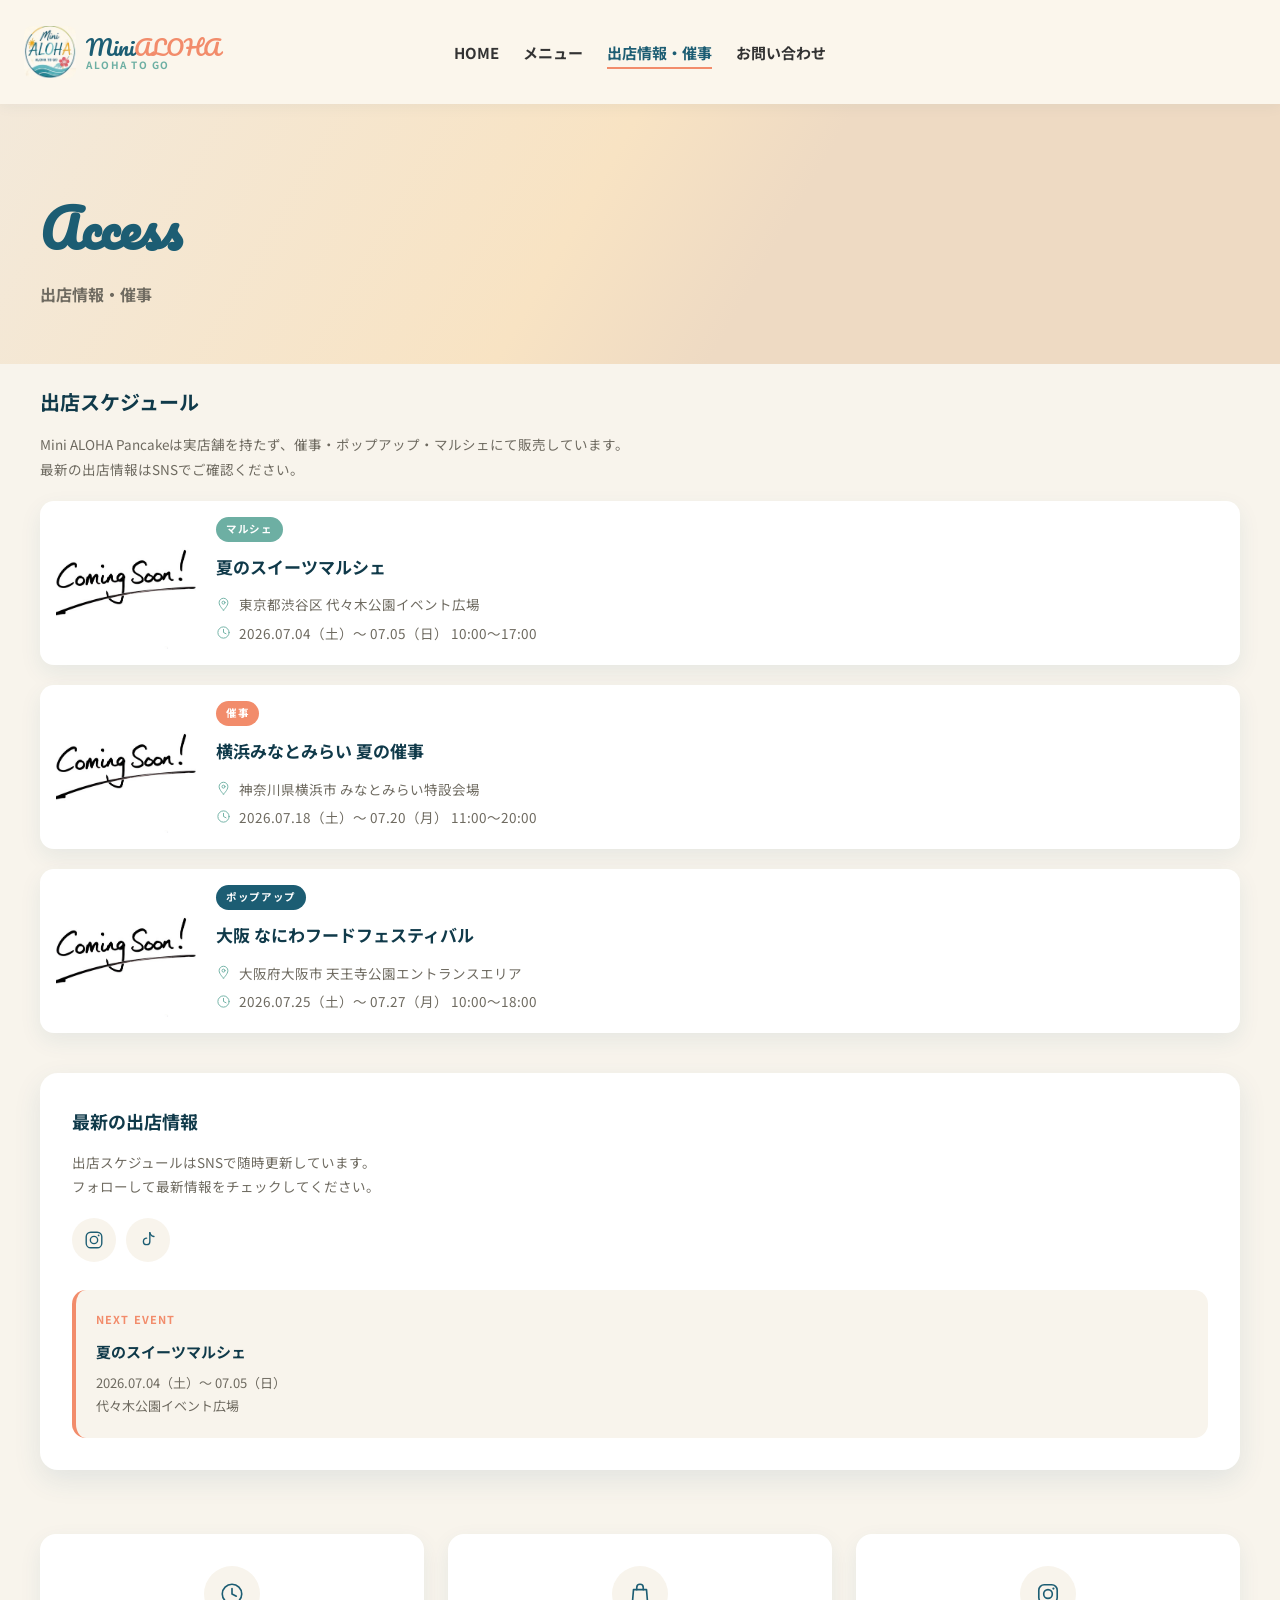
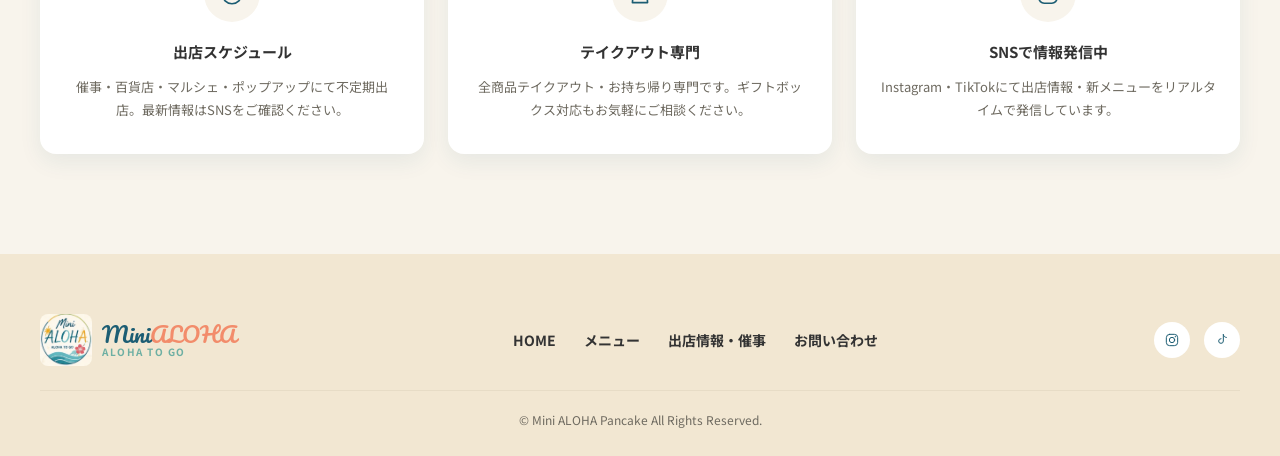
<file: access.html>
<!DOCTYPE html>
<html lang="ja">
<head>
  <meta charset="UTF-8">
  <meta name="viewport" content="width=device-width, initial-scale=1.0">
  <meta name="description" content="Mini ALOHA Pancakeの出店情報。催事・ポップアップ・マルシェでお会いしましょう。最新の出店スケジュールをご確認ください。">
  <meta property="og:title" content="Access 出店情報・催事 | Mini ALOHA Pancake">
  <meta property="og:type" content="website">
  <title>Access 出店情報・催事 | Mini ALOHA Pancake</title>
  <link rel="preconnect" href="https://fonts.googleapis.com">
  <link rel="preconnect" href="https://fonts.gstatic.com" crossorigin>
  <link href="https://fonts.googleapis.com/css2?family=Pacifico&family=Noto+Sans+JP:wght@300;400;500;700&family=Noto+Serif+JP:wght@400;500;600;700&display=swap" rel="stylesheet">
  <link rel="stylesheet" href="https://unpkg.com/aos@2.3.4/dist/aos.css">
  <link rel="stylesheet" href="css/style.css">
  <link rel="stylesheet" href="css/animation.css">
  <link rel="stylesheet" href="css/responsive.css">
</head>
<body>

<!-- Icon Sprite -->
<svg style="display:none" aria-hidden="true">
  <symbol id="icon-shell" viewBox="0 0 24 24"><circle cx="12" cy="12" r="9.25"/><path d="M6 13c1.2-1.6 2.4-1.6 3.6 0s2.4 1.6 3.6 0 2.4-1.6 3.6 0"/><path d="M6 9.5c1.2-1.4 2.4-1.4 3.6 0s2.4 1.4 3.6 0 2.4-1.4 3.6 0"/></symbol>
  <symbol id="icon-pin" viewBox="0 0 24 24"><path d="M12 21s7-6.5 7-12a7 7 0 1 0-14 0c0 5.5 7 12 7 12Z"/><circle cx="12" cy="9" r="2.4"/></symbol>
  <symbol id="icon-clock" viewBox="0 0 24 24"><circle cx="12" cy="12" r="9"/><path d="M12 7v5l4 2"/></symbol>
  <symbol id="icon-bag" viewBox="0 0 24 24"><path d="M6 8h12l1 12H5L6 8Z"/><path d="M9 8V6a3 3 0 0 1 6 0v2"/></symbol>
  <symbol id="icon-instagram" viewBox="0 0 24 24"><rect x="3.5" y="3.5" width="17" height="17" rx="5"/><circle cx="12" cy="12" r="4"/><circle cx="17" cy="7" r="1" fill="currentColor" stroke="none"/></symbol>
  <symbol id="icon-tiktok" viewBox="0 0 24 24"><path d="M14 4v9.5a3.5 3.5 0 1 1-3.5-3.5"/><path d="M14 4c.5 2.5 2.3 4 4.5 4.2"/></symbol>
</svg>

<!-- Header -->
<header class="header" id="header">
  <div class="header__inner">
    <a href="index.html" class="header__logo">
      <img src="img/common/logo.jpg" class="header__logo-img" alt="Mini ALOHA">
      <span class="header__logo-text">
        <span class="header__logo-main">Mini<span>ALOHA</span></span>
        <span class="header__logo-sub">ALOHA TO GO</span>
      </span>
    </a>
    <nav class="header__nav" aria-label="グローバルナビゲーション">
      <ul class="header__nav-list">
        <li><a href="index.html"   class="header__nav-link">HOME</a></li>
        <li><a href="menu.html"    class="header__nav-link">メニュー</a></li>
        <li><a href="access.html"  class="header__nav-link is-active">出店情報・催事</a></li>
        <li><a href="contact.html" class="header__nav-link">お問い合わせ</a></li>
      </ul>
    </nav>
    <button type="button" class="header__hamburger" id="hamburger" aria-label="メニューを開く" aria-expanded="false">
      <span></span><span></span><span></span>
    </button>
  </div>
</header>

<div class="mobile-nav__overlay" id="mobileNavOverlay"></div>
<nav class="mobile-nav" id="mobileNav" aria-label="モバイルナビゲーション">
  <ul class="mobile-nav__list">
    <li><a href="index.html"   class="mobile-nav__link">HOME</a></li>
    <li><a href="menu.html"    class="mobile-nav__link">メニュー</a></li>
    <li><a href="access.html"  class="mobile-nav__link">出店情報・催事</a></li>
    <li><a href="contact.html" class="mobile-nav__link">お問い合わせ</a></li>
  </ul>
</nav>

<main>

  <!-- Page Hero -->
  <section class="page-hero">
    <div class="page-hero__inner" data-aos="fade-up">
      <p class="page-hero__eyebrow"></p>
      <h1 class="page-hero__title">Access</h1>
      <p class="page-hero__sub">出店情報・催事</p>
    </div>
  </section>

  <!-- Access Page -->
  <section class="access-page">
    <div class="access-page__head">
      <h2 class="store-list__title" data-aos="fade-up">出店スケジュール</h2>
      <p class="store-list__desc" data-aos="fade-up">Mini ALOHA Pancakeは実店舗を持たず、催事・ポップアップ・マルシェにて販売しています。<br>最新の出店情報はSNSでご確認ください。</p>
    </div>
    <div class="access-page__layout">

      <!-- 出店情報リスト -->
      <div class="store-list" data-aos="fade-up">
        <ul>
          <li class="store-item">
            <div class="store-item__image"></div>
            <div class="store-item__body">
              <div class="store-item__tags">
                <span class="store-item__tag store-item__tag--market">マルシェ</span>
              </div>
              <h3 class="store-item__name">夏のスイーツマルシェ</h3>
              <p class="store-item__row"><svg class="icon"><use href="#icon-pin"></use></svg>東京都渋谷区 代々木公園イベント広場</p>
              <p class="store-item__row"><svg class="icon"><use href="#icon-clock"></use></svg>2026.07.04（土）〜 07.05（日）  10:00〜17:00</p>
            </div>
          </li>
          <li class="store-item">
            <div class="store-item__image"></div>
            <div class="store-item__body">
              <div class="store-item__tags">
                <span class="store-item__tag store-item__tag--event">催事</span>
              </div>
              <h3 class="store-item__name">横浜みなとみらい 夏の催事</h3>
              <p class="store-item__row"><svg class="icon"><use href="#icon-pin"></use></svg>神奈川県横浜市 みなとみらい特設会場</p>
              <p class="store-item__row"><svg class="icon"><use href="#icon-clock"></use></svg>2026.07.18（土）〜 07.20（月）  11:00〜20:00</p>
            </div>
          </li>
          <li class="store-item">
            <div class="store-item__image"></div>
            <div class="store-item__body">
              <div class="store-item__tags">
                <span class="store-item__tag">ポップアップ</span>
              </div>
              <h3 class="store-item__name">大阪 なにわフードフェスティバル</h3>
              <p class="store-item__row"><svg class="icon"><use href="#icon-pin"></use></svg>大阪府大阪市 天王寺公園エントランスエリア</p>
              <p class="store-item__row"><svg class="icon"><use href="#icon-clock"></use></svg>2026.07.25（土）〜 07.27（月）  10:00〜18:00</p>
            </div>
          </li>
        </ul>
      </div>

      <!-- SNS・次回出店パネル -->
      <div class="event-notice" data-aos="fade-up" data-aos-delay="150">
        <h2 class="event-notice__title">最新の出店情報</h2>
        <p class="event-notice__desc">出店スケジュールはSNSで随時更新しています。<br>フォローして最新情報をチェックしてください。</p>
        <div class="event-notice__sns">
          <a href="#" class="event-notice__sns-link" aria-label="Instagram"><svg class="icon"><use href="#icon-instagram"></use></svg></a>
          <a href="#" class="event-notice__sns-link" aria-label="TikTok"><svg class="icon"><use href="#icon-tiktok"></use></svg></a>
        </div>
        <div class="event-notice__next">
          <p class="event-notice__next-label">Next Event</p>
          <p class="event-notice__next-name">夏のスイーツマルシェ</p>
          <p class="event-notice__next-date">2026.07.04（土）〜 07.05（日）<br>代々木公園イベント広場</p>
        </div>
      </div>

    </div>

    <!-- インフォカード -->
    <div class="access-info" data-aos="fade-up">
      <div class="access-info__card">
        <span class="access-info__icon"><svg class="icon"><use href="#icon-clock"></use></svg></span>
        <h3>出店スケジュール</h3>
        <p>催事・百貨店・マルシェ・ポップアップにて不定期出店。最新情報はSNSをご確認ください。</p>
      </div>
      <div class="access-info__card">
        <span class="access-info__icon"><svg class="icon"><use href="#icon-bag"></use></svg></span>
        <h3>テイクアウト専門</h3>
        <p>全商品テイクアウト・お持ち帰り専門です。ギフトボックス対応もお気軽にご相談ください。</p>
      </div>
      <div class="access-info__card">
        <span class="access-info__icon"><svg class="icon"><use href="#icon-instagram"></use></svg></span>
        <h3>SNSで情報発信中</h3>
        <p>Instagram・TikTokにて出店情報・新メニューをリアルタイムで発信しています。</p>
      </div>
    </div>
  </section>

</main>

<!-- Footer -->
<footer class="footer">
  <div class="footer__inner">
    <a href="index.html" class="footer__logo">
      <img src="img/common/logo.jpg" class="header__logo-img" alt="Mini ALOHA">
      <span class="header__logo-text">
        <span class="header__logo-main">Mini<span>ALOHA</span></span>
        <span class="header__logo-sub">ALOHA TO GO</span>
      </span>
    </a>
    <nav class="footer__nav" aria-label="フッターナビゲーション">
      <ul>
        <li><a href="index.html">HOME</a></li>
        <li><a href="menu.html">メニュー</a></li>
        <li><a href="access.html">出店情報・催事</a></li>
        <li><a href="contact.html">お問い合わせ</a></li>
      </ul>
    </nav>
    <div class="footer__sns">
      <a href="#" class="footer__sns-link" aria-label="Instagram"><svg class="icon"><use href="#icon-instagram"></use></svg></a>
      <a href="#" class="footer__sns-link" aria-label="TikTok"><svg class="icon"><use href="#icon-tiktok"></use></svg></a>
    </div>
  </div>
  <p class="footer__copyright">&copy; Mini ALOHA Pancake All Rights Reserved.</p>
</footer>

<script src="https://code.jquery.com/jquery-3.7.1.min.js"></script>
<script src="https://unpkg.com/aos@2.3.4/dist/aos.js"></script>
<script src="js/main.js"></script>
<script src="js/animation.js"></script>
</body>
</html>
</file>
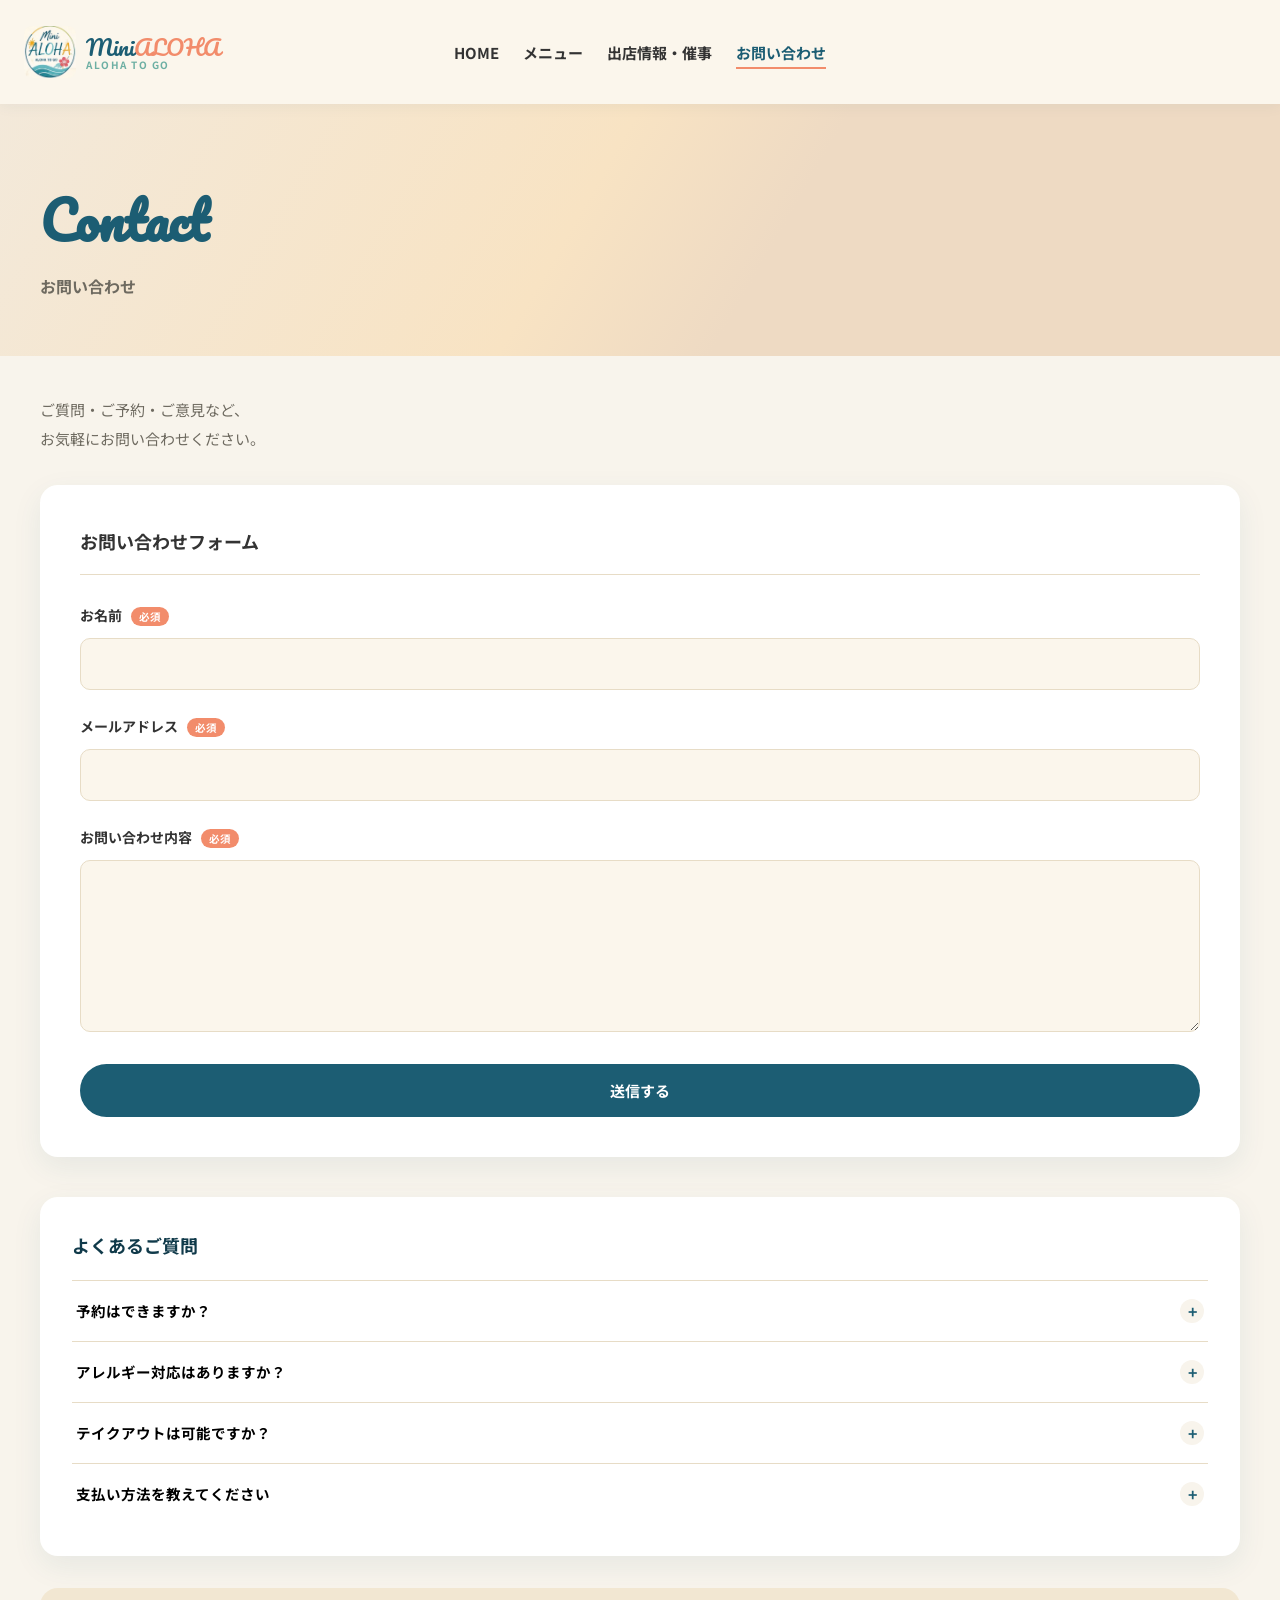
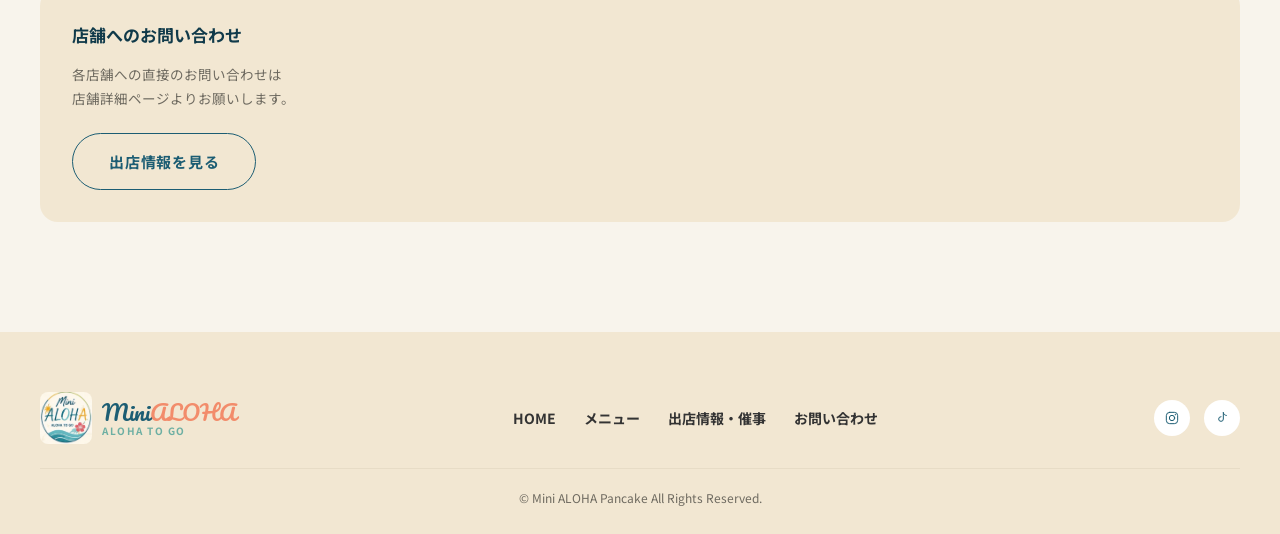
<file: contact.html>
<!DOCTYPE html>
<html lang="ja">
<head>
  <meta charset="UTF-8">
  <meta name="viewport" content="width=device-width, initial-scale=1.0">
  <meta name="description" content="Mini ALOHA Pancakeへのお問い合わせ。ご質問・ご予約・ご意見など、お気軽にお問い合わせください。">
  <meta property="og:title" content="Contact お問い合わせ | Mini ALOHA Pancake">
  <meta property="og:type" content="website">
  <title>Contact お問い合わせ | Mini ALOHA Pancake</title>
  <link rel="preconnect" href="https://fonts.googleapis.com">
  <link rel="preconnect" href="https://fonts.gstatic.com" crossorigin>
  <link href="https://fonts.googleapis.com/css2?family=Pacifico&family=Noto+Sans+JP:wght@300;400;500;700&family=Noto+Serif+JP:wght@400;500;600;700&display=swap" rel="stylesheet">
  <link rel="stylesheet" href="https://unpkg.com/aos@2.3.4/dist/aos.css">
  <link rel="stylesheet" href="css/style.css">
  <link rel="stylesheet" href="css/animation.css">
  <link rel="stylesheet" href="css/responsive.css">
</head>
<body>

<!-- Icon Sprite -->
<svg style="display:none" aria-hidden="true">
  <symbol id="icon-shell" viewBox="0 0 24 24"><circle cx="12" cy="12" r="9.25"/><path d="M6 13c1.2-1.6 2.4-1.6 3.6 0s2.4 1.6 3.6 0 2.4-1.6 3.6 0"/><path d="M6 9.5c1.2-1.4 2.4-1.4 3.6 0s2.4 1.4 3.6 0 2.4-1.4 3.6 0"/></symbol>
  <symbol id="icon-instagram" viewBox="0 0 24 24"><rect x="3.5" y="3.5" width="17" height="17" rx="5"/><circle cx="12" cy="12" r="4"/><circle cx="17" cy="7" r="1" fill="currentColor" stroke="none"/></symbol>
  <symbol id="icon-tiktok" viewBox="0 0 24 24"><path d="M14 4v9.5a3.5 3.5 0 1 1-3.5-3.5"/><path d="M14 4c.5 2.5 2.3 4 4.5 4.2"/></symbol>
</svg>

<!-- Header -->
<header class="header" id="header">
  <div class="header__inner">
    <a href="index.html" class="header__logo">
      <img src="img/common/logo.jpg" class="header__logo-img" alt="Mini ALOHA">
      <span class="header__logo-text">
        <span class="header__logo-main">Mini<span>ALOHA</span></span>
        <span class="header__logo-sub">ALOHA TO GO</span>
      </span>
    </a>
    <nav class="header__nav" aria-label="グローバルナビゲーション">
      <ul class="header__nav-list">
        <li><a href="index.html"   class="header__nav-link">HOME</a></li>
        <li><a href="menu.html"    class="header__nav-link">メニュー</a></li>
        <li><a href="access.html"  class="header__nav-link">出店情報・催事</a></li>
        <li><a href="contact.html" class="header__nav-link is-active">お問い合わせ</a></li>
      </ul>
    </nav>
    <button type="button" class="header__hamburger" id="hamburger" aria-label="メニューを開く" aria-expanded="false">
      <span></span><span></span><span></span>
    </button>
  </div>
</header>

<div class="mobile-nav__overlay" id="mobileNavOverlay"></div>
<nav class="mobile-nav" id="mobileNav" aria-label="モバイルナビゲーション">
  <ul class="mobile-nav__list">
    <li><a href="index.html"   class="mobile-nav__link">HOME</a></li>
    <li><a href="menu.html"    class="mobile-nav__link">メニュー</a></li>
    <li><a href="access.html"  class="mobile-nav__link">出店情報・催事</a></li>
    <li><a href="contact.html" class="mobile-nav__link">お問い合わせ</a></li>
  </ul>
</nav>

<main>

  <!-- Page Hero -->
  <section class="page-hero">
    <div class="page-hero__inner" data-aos="fade-up">
      <h1 class="page-hero__title">Contact</h1>
      <p class="page-hero__sub">お問い合わせ </p>
    </div>
  </section>

  <p class="contact-page__lead" data-aos="fade-up">ご質問・ご予約・ご意見など、<br>お気軽にお問い合わせください。</p>

  <!-- Contact Page -->
  <section class="contact-page">
    <div class="contact-page__layout">
      <form class="contact-form" id="contactForm" data-aos="fade-up" novalidate>
        <h2 class="contact-form__title">お問い合わせフォーム</h2>
        <div class="form-group">
          <label class="form-label" for="name">お名前 <span class="form-required">必須</span></label>
          <input class="form-input" type="text" id="name" name="name" required>
        </div>
        <div class="form-group">
          <label class="form-label" for="email">メールアドレス <span class="form-required">必須</span></label>
          <input class="form-input" type="email" id="email" name="email" required>
        </div>
        <div class="form-group">
          <label class="form-label" for="message">お問い合わせ内容 <span class="form-required">必須</span></label>
          <textarea class="form-textarea" id="message" name="message" rows="6" required></textarea>
        </div>
        <button type="submit" class="form-submit">送信する </button>
      </form>

      <div class="contact-side" data-aos="fade-up" data-aos-delay="150">
        <div class="faq">
          <h2 class="faq__title">よくあるご質問</h2>
          <ul class="faq__list">
            <li class="faq__item">
              <button class="faq__question" type="button">予約はできますか？<span class="faq__icon">+</span></button>
              <div class="faq__answer"><p>一部店舗ではお電話・お問い合わせフォームより事前予約を承っております。詳しくは各店舗にお問い合わせください。</p></div>
            </li>
            <li class="faq__item">
              <button class="faq__question" type="button">アレルギー対応はありますか？<span class="faq__icon">+</span></button>
              <div class="faq__answer"><p>一部メニューでアレルゲンの除去・変更が可能です。ご来店時または事前にスタッフへお申し付けください。</p></div>
            </li>
            <li class="faq__item">
              <button class="faq__question" type="button">テイクアウトは可能ですか？<span class="faq__icon">+</span></button>
              <div class="faq__answer"><p>全店舗でテイクアウトを承っております。ギフトボックスのご用意もございます。</p></div>
            </li>
            <li class="faq__item">
              <button class="faq__question" type="button">支払い方法を教えてください<span class="faq__icon">+</span></button>
              <div class="faq__answer"><p>現金・各種クレジットカード・電子マネー・QRコード決済がご利用いただけます。</p></div>
            </li>
          </ul>
        </div>

        <div class="store-contact">
          <h2 class="store-contact__title">店舗へのお問い合わせ</h2>
          <p class="store-contact__text">各店舗への直接のお問い合わせは<br>店舗詳細ページよりお願いします。</p>
          <a href="access.html" class="btn btn--outline">出店情報を見る</a>
        </div>
      </div>
    </div>
  </section>

</main>

<!-- Footer -->
<footer class="footer">
  <div class="footer__inner">
    <a href="index.html" class="footer__logo">
      <img src="img/common/logo.jpg" class="header__logo-img" alt="Mini ALOHA">
      <span class="header__logo-text">
        <span class="header__logo-main">Mini<span>ALOHA</span></span>
        <span class="header__logo-sub">ALOHA TO GO</span>
      </span>
    </a>
    <nav class="footer__nav" aria-label="フッターナビゲーション">
      <ul>
        <li><a href="index.html">HOME</a></li>
        <li><a href="menu.html">メニュー</a></li>
        <li><a href="access.html">出店情報・催事</a></li>
        <li><a href="contact.html">お問い合わせ</a></li>
      </ul>
    </nav>
    <div class="footer__sns">
      <a href="#" class="footer__sns-link" aria-label="Instagram"><svg class="icon"><use href="#icon-instagram"></use></svg></a>
      <a href="#" class="footer__sns-link" aria-label="TikTok"><svg class="icon"><use href="#icon-tiktok"></use></svg></a>
    </div>
  </div>
  <p class="footer__copyright">&copy; Mini ALOHA Pancake All Rights Reserved.</p>
</footer>

<script src="https://code.jquery.com/jquery-3.7.1.min.js"></script>
<script src="https://unpkg.com/aos@2.3.4/dist/aos.js"></script>
<script src="js/main.js"></script>
<script src="js/animation.js"></script>
<script src="js/contact.js"></script>
</body>
</html>
</file>
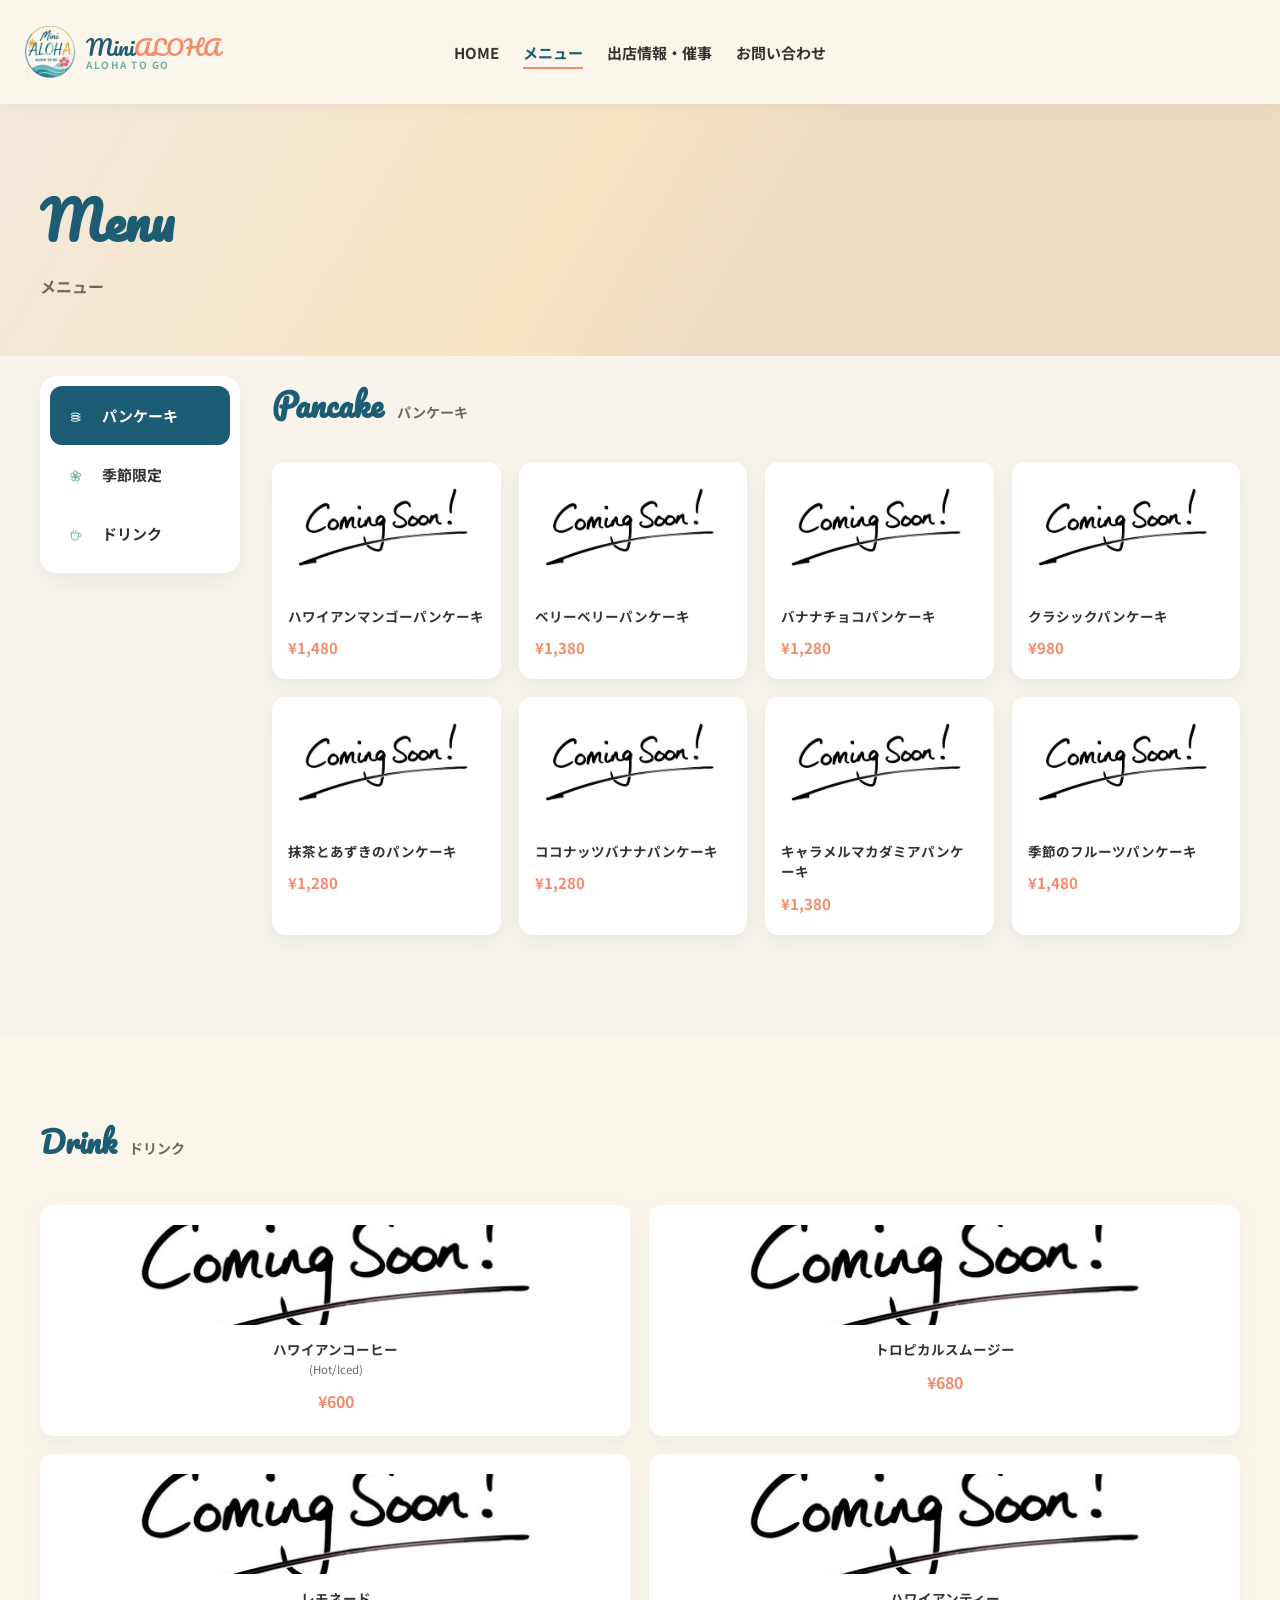
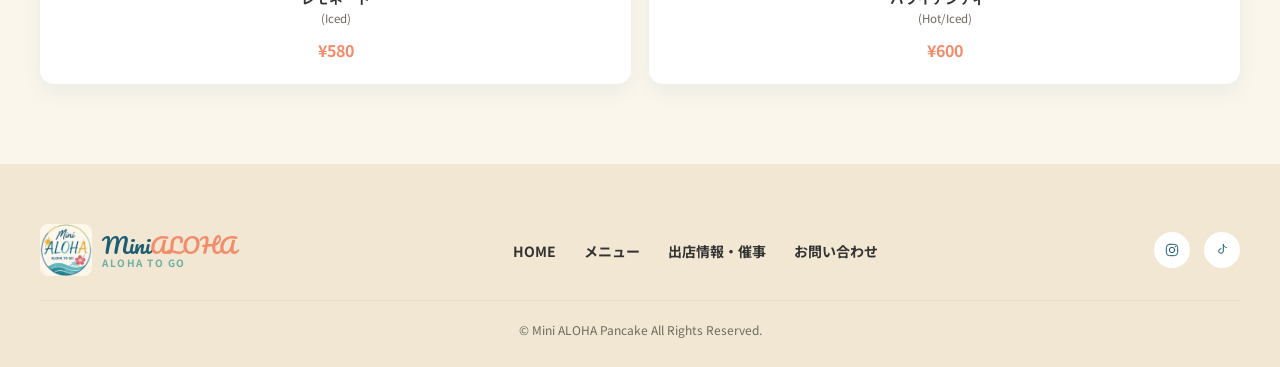
<file: menu.html>
<!DOCTYPE html>
<html lang="ja">
<head>
  <meta charset="UTF-8">
  <meta name="viewport" content="width=device-width, initial-scale=1.0">
  <meta name="description" content="Mini ALOHA Pancakeのメニュー一覧。パンケーキ・ドリンク・季節限定・テイクアウトをご紹介します。">
  <meta property="og:title" content="Menu | Mini ALOHA Pancake">
  <meta property="og:type" content="website">
  <title>Menu メニュー | Mini ALOHA Pancake</title>
  <link rel="preconnect" href="https://fonts.googleapis.com">
  <link rel="preconnect" href="https://fonts.gstatic.com" crossorigin>
  <link href="https://fonts.googleapis.com/css2?family=Pacifico&family=Noto+Sans+JP:wght@300;400;500;700&family=Noto+Serif+JP:wght@400;500;600;700&display=swap" rel="stylesheet">
  <link rel="stylesheet" href="https://unpkg.com/aos@2.3.4/dist/aos.css">
  <link rel="stylesheet" href="css/style.css">
  <link rel="stylesheet" href="css/animation.css">
  <link rel="stylesheet" href="css/responsive.css">
</head>
<body>

<!-- Icon Sprite -->
<svg style="display:none" aria-hidden="true">
  <symbol id="icon-shell" viewBox="0 0 24 24"><circle cx="12" cy="12" r="9.25"/><path d="M6 13c1.2-1.6 2.4-1.6 3.6 0s2.4 1.6 3.6 0 2.4-1.6 3.6 0"/><path d="M6 9.5c1.2-1.4 2.4-1.4 3.6 0s2.4 1.4 3.6 0 2.4-1.4 3.6 0"/></symbol>
  <symbol id="icon-cup" viewBox="0 0 24 24"><path d="M5 8h12l-1 8a3 3 0 0 1-3 3H9a3 3 0 0 1-3-3L5 8Z"/><path d="M17 9h1.5a2.5 2.5 0 0 1 0 5H17"/><path d="M9 4c0 1-1 1-1 2"/><path d="M13 4c0 1-1 1-1 2"/></symbol>
  <symbol id="icon-bag" viewBox="0 0 24 24"><path d="M6 8h12l1 12H5L6 8Z"/><path d="M9 8V6a3 3 0 0 1 6 0v2"/></symbol>
  <symbol id="icon-flower" viewBox="0 0 24 24"><circle cx="12" cy="12" r="2.4" fill="currentColor" stroke="none"/><circle cx="12" cy="6" r="3" /><circle cx="17" cy="9.5" r="3" /><circle cx="15" cy="16" r="3" /><circle cx="9" cy="16" r="3" /><circle cx="7" cy="9.5" r="3" /></symbol>
  <symbol id="icon-pancake" viewBox="0 0 24 24"><ellipse cx="12" cy="7" rx="7" ry="2"/><ellipse cx="12" cy="11.5" rx="7" ry="2"/><ellipse cx="12" cy="16" rx="7" ry="2"/></symbol>
  <symbol id="icon-instagram" viewBox="0 0 24 24"><rect x="3.5" y="3.5" width="17" height="17" rx="5"/><circle cx="12" cy="12" r="4"/><circle cx="17" cy="7" r="1" fill="currentColor" stroke="none"/></symbol>
  <symbol id="icon-tiktok" viewBox="0 0 24 24"><path d="M14 4v9.5a3.5 3.5 0 1 1-3.5-3.5"/><path d="M14 4c.5 2.5 2.3 4 4.5 4.2"/></symbol>
</svg>

<!-- Header -->
<header class="header" id="header">
  <div class="header__inner">
    <a href="index.html" class="header__logo">
      <img src="img/common/logo.jpg" class="header__logo-img" alt="Mini ALOHA">
      <span class="header__logo-text">
        <span class="header__logo-main">Mini<span>ALOHA</span></span>
        <span class="header__logo-sub">ALOHA TO GO</span>
      </span>
    </a>
    <nav class="header__nav" aria-label="グローバルナビゲーション">
      <ul class="header__nav-list">
        <li><a href="index.html"   class="header__nav-link">HOME</a></li>
        <li><a href="menu.html"    class="header__nav-link is-active">メニュー</a></li>
        <li><a href="access.html"  class="header__nav-link">出店情報・催事</a></li>
        <li><a href="contact.html" class="header__nav-link">お問い合わせ</a></li>
      </ul>
    </nav>
    <button type="button" class="header__hamburger" id="hamburger" aria-label="メニューを開く" aria-expanded="false">
      <span></span><span></span><span></span>
    </button>
  </div>
</header>

<div class="mobile-nav__overlay" id="mobileNavOverlay"></div>
<nav class="mobile-nav" id="mobileNav" aria-label="モバイルナビゲーション">
  <ul class="mobile-nav__list">
    <li><a href="index.html"   class="mobile-nav__link">HOME</a></li>
    <li><a href="menu.html"    class="mobile-nav__link">メニュー</a></li>
    <li><a href="access.html"  class="mobile-nav__link">出店情報・催事</a></li>
    <li><a href="contact.html" class="mobile-nav__link">お問い合わせ</a></li>
  </ul>
</nav>

<main>

  <!-- Page Hero -->
  <section class="page-hero">
    <div class="page-hero__inner" data-aos="fade-up">
      <h1 class="page-hero__title">Menu</h1>
      <p class="page-hero__sub">メニュー</p>
    </div>
  </section>

  <!-- Menu Page -->
  <section class="menu-page">
    <div class="menu-page__layout">
      <aside class="menu-sidebar" data-aos="fade-up">
        <ul class="menu-sidebar__list">
          <li class="menu-sidebar__item is-active" data-tab="pancake">
            <span class="menu-sidebar__icon"><svg class="icon"><use href="#icon-pancake"></use></svg></span>パンケーキ
          </li>
          <li class="menu-sidebar__item" data-tab="season">
            <span class="menu-sidebar__icon"><svg class="icon"><use href="#icon-flower"></use></svg></span>季節限定
          </li>
          <li class="menu-sidebar__item" data-anchor="#drink-section">
            <span class="menu-sidebar__icon"><svg class="icon"><use href="#icon-cup"></use></svg></span>ドリンク
          </li>
        </ul>
      </aside>

      <div class="menu-page-content">
        <div class="menu-panel is-active" id="panel-pancake" data-aos="fade-up">
          <h2 class="menu-panel__title">Pancake <span>パンケーキ</span></h2>
          <div class="menu-page-grid">
            <article class="menu-page-card">
              <div class="menu-page-card__image menu-page-card__image--mango"></div>
              <div class="menu-page-card__body">
                <p class="menu-page-card__name">ハワイアンマンゴーパンケーキ</p>
                <p class="menu-page-card__price">¥1,480</p>
              </div>
            </article>
            <article class="menu-page-card">
              <div class="menu-page-card__image menu-page-card__image--berry"></div>
              <div class="menu-page-card__body">
                <p class="menu-page-card__name">ベリーベリーパンケーキ</p>
                <p class="menu-page-card__price">¥1,380</p>
              </div>
            </article>
            <article class="menu-page-card">
              <div class="menu-page-card__image menu-page-card__image--banana"></div>
              <div class="menu-page-card__body">
                <p class="menu-page-card__name">バナナチョコパンケーキ</p>
                <p class="menu-page-card__price">¥1,280</p>
              </div>
            </article>
            <article class="menu-page-card">
              <div class="menu-page-card__image menu-page-card__image--classic"></div>
              <div class="menu-page-card__body">
                <p class="menu-page-card__name">クラシックパンケーキ</p>
                <p class="menu-page-card__price">¥980</p>
              </div>
            </article>
            <article class="menu-page-card">
              <div class="menu-page-card__image menu-page-card__image--matcha"></div>
              <div class="menu-page-card__body">
                <p class="menu-page-card__name">抹茶とあずきのパンケーキ</p>
                <p class="menu-page-card__price">¥1,280</p>
              </div>
            </article>
            <article class="menu-page-card">
              <div class="menu-page-card__image menu-page-card__image--coconut"></div>
              <div class="menu-page-card__body">
                <p class="menu-page-card__name">ココナッツバナナパンケーキ</p>
                <p class="menu-page-card__price">¥1,280</p>
              </div>
            </article>
            <article class="menu-page-card">
              <div class="menu-page-card__image menu-page-card__image--caramel"></div>
              <div class="menu-page-card__body">
                <p class="menu-page-card__name">キャラメルマカダミアパンケーキ</p>
                <p class="menu-page-card__price">¥1,380</p>
              </div>
            </article>
            <article class="menu-page-card">
              <div class="menu-page-card__image menu-page-card__image--fruit"></div>
              <div class="menu-page-card__body">
                <p class="menu-page-card__name">季節のフルーツパンケーキ</p>
                <p class="menu-page-card__price">¥1,480</p>
              </div>
            </article>
          </div>
        </div>

        <div class="menu-panel" id="panel-season" data-aos="fade-up">
          <h2 class="menu-panel__title">Seasonal <span>季節限定</span></h2>
          <div class="menu-page-grid">
            <article class="menu-page-card">
              <div class="menu-page-card__image menu-page-card__image--mango"></div>
              <div class="menu-page-card__body">
                <p class="menu-page-card__name">ハワイマンゴーパンケーキ</p>
                <p class="menu-page-card__price">¥1,480</p>
              </div>
            </article>
            <article class="menu-page-card">
              <div class="menu-page-card__image menu-page-card__image--berry"></div>
              <div class="menu-page-card__body">
                <p class="menu-page-card__name">ベリーベリーパンケーキ</p>
                <p class="menu-page-card__price">¥1,380</p>
              </div>
            </article>
            <article class="menu-page-card">
              <div class="menu-page-card__image menu-page-card__image--matcha"></div>
              <div class="menu-page-card__body">
                <p class="menu-page-card__name">抹茶とあずきのパンケーキ</p>
                <p class="menu-page-card__price">¥1,280</p>
              </div>
            </article>
            <article class="menu-page-card">
              <div class="menu-page-card__image menu-page-card__image--coconut"></div>
              <div class="menu-page-card__body">
                <p class="menu-page-card__name">ココナッツパイナップルパンケーキ</p>
                <p class="menu-page-card__price">¥1,280</p>
              </div>
            </article>
          </div>
        </div>
      </div>
    </div>
  </section>

  <!-- Drink -->
  <section class="drink-section" id="drink-section">
    <div class="drink-section__inner">
      <h2 class="drink-section__title">Drink <span>ドリンク</span></h2>
      <div class="drink-list" data-aos="fade-up">
        <div class="drink-item">
          <div class="drink-item__image"></div>
          <p class="drink-item__name">ハワイアンコーヒー<small>(Hot/Iced)</small></p>
          <p class="drink-item__price">¥600</p>
        </div>
        <div class="drink-item">
          <div class="drink-item__image"></div>
          <p class="drink-item__name">トロピカルスムージー</p>
          <p class="drink-item__price">¥680</p>
        </div>
        <div class="drink-item">
          <div class="drink-item__image"></div>
          <p class="drink-item__name">レモネード<small>(Iced)</small></p>
          <p class="drink-item__price">¥580</p>
        </div>
        <div class="drink-item">
          <div class="drink-item__image"></div>
          <p class="drink-item__name">ハワイアンティー<small>(Hot/Iced)</small></p>
          <p class="drink-item__price">¥600</p>
        </div>
      </div>
    </div>
  </section>


</main>

<!-- Footer -->
<footer class="footer">
  <div class="footer__inner">
    <a href="index.html" class="footer__logo">
      <img src="img/common/logo.jpg" class="header__logo-img" alt="Mini ALOHA">
      <span class="header__logo-text">
        <span class="header__logo-main">Mini<span>ALOHA</span></span>
        <span class="header__logo-sub">ALOHA TO GO</span>
      </span>
    </a>
    <nav class="footer__nav" aria-label="フッターナビゲーション">
      <ul>
        <li><a href="index.html">HOME</a></li>
        <li><a href="menu.html">メニュー</a></li>
        <li><a href="access.html">出店情報・催事</a></li>
        <li><a href="contact.html">お問い合わせ</a></li>
      </ul>
    </nav>
    <div class="footer__sns">
      <a href="#" class="footer__sns-link" aria-label="Instagram"><svg class="icon"><use href="#icon-instagram"></use></svg></a>
      <a href="#" class="footer__sns-link" aria-label="TikTok"><svg class="icon"><use href="#icon-tiktok"></use></svg></a>
    </div>
  </div>
  <p class="footer__copyright">&copy; Mini ALOHA Pancake All Rights Reserved.</p>
</footer>

<script src="https://code.jquery.com/jquery-3.7.1.min.js"></script>
<script src="https://unpkg.com/aos@2.3.4/dist/aos.js"></script>
<script src="js/main.js"></script>
<script src="js/menu.js"></script>
<script src="js/animation.js"></script>
</body>
</html>
</file>
<file: css/style.css>
/* ============================================================
   Mini ALOHA Pancake - style.css
   ハワイのアロハを、あなたの日常へ。
   ============================================================ */

/* ---------- Custom Properties ---------- */
:root {
  --color-bg: #F8F4EC;
  --color-bg-soft: #FBF6EC;
  --color-bg-alt: #F2E7D2;
  --color-primary: #1C5D73;
  --color-primary-dark: #103A4A;
  --color-secondary: #F28C6B;
  --color-accent: #F5C76B;
  --color-sub: #6DAFA3;
  --color-text: #333333;
  --color-text-light: #6E6A60;
  --color-white: #FFFFFF;
  --color-border: #E7DCC6;

  --font-heading: 'Noto Serif JP', serif;
  --font-script: 'Pacifico', cursive;
  --font-body: 'Noto Sans JP', sans-serif;

  --container-width: 1440px;
  --header-height: 104px;
}

/* ---------- Reset ---------- */
* { margin: 0; padding: 0; box-sizing: border-box; }
html { scroll-behavior: smooth; }
body {
  font-family: var(--font-body);
  color: var(--color-text);
  background: var(--color-bg);
  font-size: 16px;
  line-height: 1.8;
  -webkit-font-smoothing: antialiased;
  overflow-x: hidden;
}
img { max-width: 100%; height: auto; display: block; }
a { text-decoration: none; color: inherit; }
ul, ol { list-style: none; }
button { font-family: inherit; border: none; background: none; cursor: pointer; }
input, textarea { font-family: inherit; font-size: 16px; }
.icon { width: 1em; height: 1em; fill: none; stroke: currentColor; stroke-width: 1.5; stroke-linecap: round; stroke-linejoin: round; }

/* ---------- Common ---------- */
.container {
  width: 100%;
  max-width: var(--container-width);
  margin: 0 auto;
  padding: 0 40px;
}

.btn {
  display: inline-flex;
  align-items: center;
  gap: 8px;
  padding: 14px 36px;
  border-radius: 999px;
  font-size: 15px;
  letter-spacing: .05em;
  font-weight: 700;
  transition: transform .25s ease, box-shadow .25s ease, background .25s ease, color .25s ease;
}
.btn--primary { background: var(--color-primary); color: var(--color-white); }
.btn--primary:hover { transform: translateY(-2px); box-shadow: 0 10px 22px rgba(28,93,115,.28); }
.btn--secondary { background: var(--color-secondary); color: var(--color-white); }
.btn--secondary:hover { transform: translateY(-2px); box-shadow: 0 10px 22px rgba(242,140,107,.32); }
.btn--outline {
  background: transparent;
  border: 1.5px solid var(--color-primary);
  color: var(--color-primary);
}
.btn--outline:hover { background: var(--color-primary); color: var(--color-white); }
.btn--ghost-light {
  background: transparent;
  border: 1.5px solid rgba(255,255,255,.6);
  color: var(--color-white);
}
.btn--ghost-light:hover { background: var(--color-white); color: var(--color-primary-dark); }

/* ============================================================
   HEADER
   ============================================================ */
.header {
  position: sticky;
  top: 0;
  left: 0;
  width: 100%;
  z-index: 1000;
  background: var(--color-bg-soft);
  box-shadow: 0 2px 14px rgba(28,93,115,.06);
  transition: box-shadow .3s ease;
}
.header.is-scrolled { box-shadow: 0 6px 22px rgba(28,93,115,.14); }
.header__inner {
  max-width: var(--container-width);
  margin: 0 auto;
  height: var(--header-height);
  padding: 0 32px;
  display: flex;
  align-items: center;
  gap: 32px;
  position: relative;
}
.header__logo {
  display: flex;
  align-items: center;
  gap: 10px;
  flex-shrink: 0;
}
.header__logo-icon {
  width: 52px;
  height: 52px;
  flex-shrink: 0;
}
.header__logo-icon svg { width: 100%; height: 100%; }
.header__logo-img {
  width: 52px;
  height: 52px;
  flex-shrink: 0;
  object-fit: cover;
  border-radius: 8px;
}
.header__logo-text { display: flex; flex-direction: column; line-height: 1.15; }
.header__logo-main {
  font-family: var(--font-script);
  font-size: 22px;
  color: var(--color-primary);
}
.header__logo-main span { color: var(--color-secondary); }
.header__logo-sub {
  font-size: 10px;
  letter-spacing: .15em;
  color: var(--color-sub);
  font-weight: 700;
}
.header__nav {
  position: absolute;
  left: 50%;
  transform: translateX(-50%);
}
.header__nav-list { display: flex; align-items: center; gap: 40px; }
.header__nav-link {
  position: relative;
  font-size: 15px;
  font-weight: 700;
  color: var(--color-text);
  padding-bottom: 6px;
}
.header__nav-link::after {
  content: '';
  position: absolute;
  left: 0; bottom: 0;
  width: 100%; height: 2px;
  background: var(--color-secondary);
  transform: scaleX(0);
  transition: transform .25s ease;
}
.header__nav-link:hover::after,
.header__nav-link.is-active::after { transform: scaleX(1); }
.header__nav-link.is-active { color: var(--color-primary); }
.header__cta { display: flex; align-items: center; gap: 12px; flex-shrink: 0; }
.header__cta-btn {
  padding: 11px 22px;
  border-radius: 999px;
  font-size: 13px;
  font-weight: 700;
  letter-spacing: .04em;
  transition: transform .2s ease, box-shadow .2s ease;
  white-space: nowrap;
}
.header__cta-btn--primary { background: var(--color-primary); color: var(--color-white); }
.header__cta-btn--secondary { background: var(--color-secondary); color: var(--color-white); }
.header__cta-btn:hover { transform: translateY(-2px); box-shadow: 0 8px 18px rgba(28,93,115,.22); }
.header__hamburger {
  display: none;
  flex-direction: column;
  justify-content: center;
  gap: 5px;
  width: 32px;
  height: 32px;
  flex-shrink: 0;
}
.header__hamburger span {
  width: 100%;
  height: 2px;
  background: var(--color-primary);
  transition: transform .3s ease, opacity .3s ease;
}
.header__hamburger.is-active span:nth-child(1) { transform: translateY(7px) rotate(45deg); }
.header__hamburger.is-active span:nth-child(2) { opacity: 0; }
.header__hamburger.is-active span:nth-child(3) { transform: translateY(-7px) rotate(-45deg); }

/* ---------- Mobile Nav ---------- */
.mobile-nav {
  position: fixed;
  top: 0; right: 0;
  width: 78%;
  max-width: 360px;
  height: 100vh;
  background: var(--color-bg-soft);
  padding: calc(var(--header-height) + 24px) 32px 40px;
  z-index: 999;
  transform: translateX(100%);
  opacity: 0;
  pointer-events: none;
  transition: transform .35s ease, opacity .35s ease;
  overflow-y: auto;
}
.mobile-nav.is-open { transform: translateX(0); opacity: 1; pointer-events: auto; }
.mobile-nav__list { display: flex; flex-direction: column; gap: 24px; margin-bottom: 32px; }
.mobile-nav__link { font-size: 17px; font-weight: 700; color: var(--color-primary-dark); }
.mobile-nav__cta { display: flex; flex-direction: column; gap: 12px; }
.mobile-nav__cta .header__cta-btn { text-align: center; }
body.is-menu-open { overflow: hidden; }
.mobile-nav__overlay {
  position: fixed; inset: 0;
  background: rgba(16,58,74,.35);
  z-index: 998;
  opacity: 0;
  pointer-events: none;
  transition: opacity .35s ease;
}
.mobile-nav__overlay.is-open { opacity: 1; pointer-events: auto; }

/* ============================================================
   HERO
   ============================================================ */
.hero {
  position: relative;
  height: 78vh;
  min-height: 560px;
  max-height: 760px;
  overflow: hidden;
}
.hero__bg {
  position: absolute; inset: 0;
  background: url('../img/hero/maxresdefault.jpg') center / cover no-repeat;
}
.hero__overlay {
  position: absolute; inset: 0;
  background: linear-gradient(to top, rgba(16,42,48,.62) 0%, rgba(16,42,48,.15) 45%, transparent 70%);
}
.hero__content {
  position: absolute;
  left: 6%;
  bottom: 14%;
  max-width: 560px;
  color: var(--color-white);
  z-index: 2;
}
.hero__eyebrow {
  font-family: var(--font-script);
  font-size: 22px;
  color: var(--color-accent);
  margin-bottom: 12px;
  letter-spacing: .08em;
}
.hero__title {
  font-family: var(--font-heading);
  font-size: 42px;
  font-weight: 700;
  line-height: 1.5;
  text-shadow: 0 4px 18px rgba(0,0,0,.25);
  margin-bottom: 18px;
}
.hero__subtitle {
  font-size: 16px;
  line-height: 1.9;
  text-shadow: 0 2px 10px rgba(0,0,0,.25);
}
.hero__deco {
  position: absolute;
  left: 4%;
  bottom: 4%;
  font-size: 46px;
  opacity: .85;
  z-index: 2;
  filter: drop-shadow(0 4px 10px rgba(0,0,0,.2));
}
.hero__scroll {
  position: absolute;
  right: 6%;
  bottom: 8%;
  width: 30px;
  height: 50px;
  border: 2px solid rgba(255,255,255,.75);
  border-radius: 20px;
  z-index: 2;
}
.hero__scroll span {
  position: absolute;
  top: 8px; left: 50%;
  width: 5px; height: 5px;
  margin-left: -2.5px;
  background: var(--color-white);
  border-radius: 50%;
  animation: scrollDot 1.6s ease infinite;
}

/* ============================================================
   CONCEPT
   ============================================================ */
.concept { padding: 110px 0; background: var(--color-bg); }
.concept__inner {
  max-width: var(--container-width);
  margin: 0 auto;
  padding: 0 40px;
  display: grid;
  grid-template-columns: 1fr 1fr;
  gap: 60px;
  align-items: center;
}
.concept__label {
  display: flex;
  align-items: center;
  gap: 8px;
  font-family: var(--font-script);
  color: var(--color-secondary);
  font-size: 18px;
  margin-bottom: 14px;
}
.concept__title {
  font-family: var(--font-script);
  color: var(--color-primary);
  font-size: 44px;
  margin-bottom: 18px;
}
.concept__lead {
  font-family: var(--font-heading);
  font-size: 24px;
  font-weight: 700;
  color: var(--color-text);
  margin-bottom: 22px;
}
.concept__body { color: var(--color-text-light); font-size: 15px; line-height: 2; }
.concept__gallery {
  position: relative;
  height: 420px;
}
.concept__photo {
  position: absolute;
  border-radius: 18px;
  box-shadow: 0 18px 40px rgba(28,93,115,.18);
  border: 6px solid var(--color-white);
  overflow: hidden;
  background-size: cover;
}
.concept__photo--01 {
  top: 0; right: 0;
  width: 78%;
  height: 60%;
  background-image: url('../img/concept/sample_01.jpg');
  transform: rotate(2deg);
  z-index: 2;
}
.concept__photo--02 {
  bottom: 0; left: 0;
  width: 62%;
  height: 48%;
  background-image: url('../img/concept/sample_02.jpg');
  transform: rotate(-4deg);
  z-index: 1;
}

/* ============================================================
   SEASONAL MENU
   ============================================================ */
.menu-section { padding: 100px 0 120px; background: var(--color-bg); }
.menu-section__head { text-align: center; margin-bottom: 56px; }
.menu-section__label {
  font-size: 14px;
  letter-spacing: .15em;
  color: var(--color-secondary);
  font-weight: 700;
  margin-bottom: 8px;
}
.menu-section__title {
  font-family: var(--font-script);
  font-size: 40px;
  color: var(--color-primary);
}
.menu-grid {
  max-width: var(--container-width);
  margin: 0 auto;
  padding: 0 40px;
  display: grid;
  grid-template-columns: repeat(4, 1fr);
  gap: 28px;
}
.menu-card {
  background: var(--color-white);
  border-radius: 16px;
  overflow: hidden;
  box-shadow: 0 10px 28px rgba(28,93,115,.10);
  position: relative;
  transition: transform .3s ease, box-shadow .3s ease;
}
.menu-card:hover { transform: translateY(-6px); box-shadow: 0 18px 36px rgba(28,93,115,.18); }
.menu-card__image {
  height: 168px;
  background-size: cover;
  background-position: center;
  overflow: hidden;
}
.menu-card__badge {
  position: absolute;
  top: 12px; left: 12px;
  background: var(--color-secondary);
  color: var(--color-white);
  font-size: 11px;
  font-weight: 700;
  letter-spacing: .05em;
  padding: 4px 12px;
  border-radius: 999px;
  z-index: 2;
}
.menu-card__body { padding: 18px 18px 22px; }
.menu-card__name { font-size: 15px; font-weight: 700; margin-bottom: 8px; line-height: 1.5; }
.menu-card__price { color: var(--color-secondary); font-weight: 700; font-size: 16px; }
.menu-section__more { text-align: center; margin-top: 48px; }

/* card images */
.menu-card__image--mango,  .menu-page-card__image--mango,
.menu-card__image--berry,  .menu-page-card__image--berry,
.menu-card__image--matcha, .menu-page-card__image--matcha,
.menu-card__image--coconut,.menu-page-card__image--coconut,
.menu-card__image--banana, .menu-page-card__image--banana,
.menu-card__image--classic,.menu-page-card__image--classic,
.menu-card__image--caramel,.menu-page-card__image--caramel,
.menu-card__image--fruit,  .menu-page-card__image--fruit {
  background-image: url('../img/menu/coming_soon.jpg');
}

/* ============================================================
   COMMITMENT
   ============================================================ */
.commitment { background: var(--color-primary-dark); padding: 90px 0; color: var(--color-white); }
.commitment__inner {
  max-width: var(--container-width);
  margin: 0 auto;
  padding: 0 40px;
  display: grid;
  grid-template-columns: 1fr 1.2fr;
  gap: 60px;
  align-items: center;
}
.commitment__title { font-family: var(--font-script); font-size: 36px; margin-bottom: 14px; }
.commitment__lead { font-family: var(--font-heading); font-size: 22px; font-weight: 700; margin-bottom: 18px; }
.commitment__body { font-size: 14px; line-height: 1.95; color: rgba(255,255,255,.78); margin-bottom: 28px; }
.commitment__list { display: grid; grid-template-columns: repeat(4, 1fr); gap: 24px; text-align: center; }
.commitment__icon {
  width: 64px; height: 64px;
  margin: 0 auto 16px;
  border: 1.5px solid rgba(255,255,255,.45);
  border-radius: 50%;
  display: flex;
  align-items: center;
  justify-content: center;
}
.commitment__icon .icon { width: 28px; height: 28px; color: var(--color-white); }
.commitment__label { font-size: 13px; line-height: 1.6; color: rgba(255,255,255,.92); }

/* ============================================================
   NEWS & ACCESS PROMO
   ============================================================ */
.info-section { background: var(--color-bg); padding: 90px 0; }
.info-section__inner {
  max-width: var(--container-width);
  margin: 0 auto;
  padding: 0 40px;
  display: grid;
  grid-template-columns: 1.3fr 1fr;
  gap: 60px;
}
.news__title, .access-promo__title {
  font-family: var(--font-script);
  font-size: 30px;
  color: var(--color-primary);
  margin-bottom: 28px;
  display: flex;
  align-items: baseline;
  gap: 12px;
}
.news__title-sub, .access-promo__title-sub { font-family: var(--font-body); font-size: 14px; color: var(--color-text-light); }
.news__list { border-top: 1px solid var(--color-border); }
.news__item {
  display: flex;
  align-items: baseline;
  gap: 18px;
  padding: 18px 0;
  border-bottom: 1px solid var(--color-border);
  font-size: 14px;
}
.news__date { color: var(--color-text-light); flex-shrink: 0; }
.news__tag {
  flex-shrink: 0;
  font-size: 11px;
  font-weight: 700;
  color: var(--color-secondary);
  border: 1px solid var(--color-secondary);
  border-radius: 999px;
  padding: 2px 10px;
}
.news__text { color: var(--color-text); }
.access-promo {
  position: relative;
  background: var(--color-white);
  border-radius: 18px;
  padding: 36px;
  text-align: center;
  overflow: hidden;
  display: flex;
  flex-direction: column;
  align-items: center;
  justify-content: center;
}
.access-promo__title { justify-content: center; }


/* ============================================================
   FOOTER
   ============================================================ */
.footer { background: var(--color-bg-alt); position: relative; padding-top: 28px; }
.footer__inner {
  max-width: var(--container-width);
  margin: 0 auto;
  padding: 32px 40px 24px;
  display: flex;
  align-items: center;
  justify-content: space-between;
  flex-wrap: wrap;
  gap: 24px;
}
.footer__logo { display: flex; align-items: center; gap: 10px; }
.footer__nav ul { display: flex; gap: 28px; flex-wrap: wrap; }
.footer__nav a { font-size: 14px; font-weight: 700; color: var(--color-text); }
.footer__sns { display: flex; gap: 14px; }
.footer__sns-link {
  width: 36px; height: 36px;
  border-radius: 50%;
  background: var(--color-white);
  display: flex;
  align-items: center;
  justify-content: center;
  color: var(--color-primary);
  transition: transform .25s ease, background .25s ease, color .25s ease;
}
.footer__sns-link .icon { width: 16px; height: 16px; }
.footer__sns-link:hover { background: var(--color-primary); color: var(--color-white); transform: translateY(-3px); }
.footer__copyright {
  text-align: center;
  font-size: 12px;
  color: var(--color-text-light);
  padding: 18px 0 26px;
  border-top: 1px solid var(--color-border);
  margin: 0 40px;
}

/* ============================================================
   PAGE HERO (sub pages)
   ============================================================ */
.page-hero {
  position: relative;
  background: linear-gradient(120deg, #f3e9da 0%, #F8E3C3 45%, #eedac3 60%);
  padding: 70px 0 56px;
  overflow: hidden;
}
.page-hero__inner { max-width: var(--container-width); margin: 0 auto; padding: 0 40px; }
.page-hero__eyebrow { display: flex; align-items: center; gap: 10px; font-size: 18px; margin-bottom: 8px; }
.page-hero__title {
  font-family: var(--font-script);
  font-size: 52px;
  color: var(--color-primary);
}
.page-hero__sub { font-size: 16px; color: var(--color-text-light); font-weight: 700; margin-top: 4px; display: flex; align-items: center; gap: 10px; }

/* ============================================================
   MENU PAGE
   ============================================================ */
.menu-page { padding: 20px 0 100px; }
.menu-page__layout {
  max-width: var(--container-width);
  margin: 0 auto;
  padding: 0 40px;
  display: grid;
  grid-template-columns: 240px 1fr;
  gap: 48px;
}
.menu-sidebar { align-self: start; }
.menu-sidebar__list {
  background: var(--color-white);
  border-radius: 16px;
  padding: 10px;
  box-shadow: 0 8px 24px rgba(28,93,115,.08);
}
.menu-sidebar__item {
  display: flex;
  align-items: center;
  gap: 12px;
  padding: 16px 18px;
  border-radius: 12px;
  font-weight: 700;
  font-size: 15px;
  color: var(--color-text);
  cursor: pointer;
  transition: background .25s ease, color .25s ease;
}
.menu-sidebar__icon { width: 22px; height: 22px; flex-shrink: 0; color: var(--color-sub); }
.menu-sidebar__item.is-active { background: var(--color-primary); color: var(--color-white); }
.menu-sidebar__item.is-active .menu-sidebar__icon { color: var(--color-white); }
.menu-sidebar__item:not(.is-active):hover { background: var(--color-bg); }

.menu-panel { display: none; }
.menu-panel.is-active { display: block; }
.menu-panel__title {
  font-family: var(--font-script);
  font-size: 32px;
  color: var(--color-primary);
  margin-bottom: 28px;
  display: flex;
  align-items: baseline;
  gap: 14px;
}
.menu-panel__title span { font-family: var(--font-body); font-size: 14px; color: var(--color-text-light); }
.menu-page-grid {
  display: grid;
  grid-template-columns: repeat(4, 1fr);
  gap: 24px;
}
.menu-page-card {
  background: var(--color-white);
  border-radius: 14px;
  overflow: hidden;
  box-shadow: 0 8px 22px rgba(28,93,115,.08);
  transition: transform .3s ease, box-shadow .3s ease;
}
.menu-page-card:hover { transform: translateY(-5px); box-shadow: 0 16px 30px rgba(28,93,115,.16); }
.menu-page-card__image { height: 130px; background-size: cover; background-position: center; }
.menu-page-card__body { padding: 14px 16px 18px; }
.menu-page-card__name { font-size: 13.5px; font-weight: 700; margin-bottom: 8px; line-height: 1.5; }
.menu-page-card__price { color: var(--color-secondary); font-weight: 700; font-size: 15px; }

/* ---------- Drink Section ---------- */
.drink-section { background: var(--color-bg-soft); padding: 80px 0; }
.drink-section__title, .takeout-section__title {
  font-family: var(--font-script);
  font-size: 30px;
  color: var(--color-primary);
  margin-bottom: 36px;
  display: flex;
  align-items: baseline;
  gap: 12px;
}
.drink-section__title span, .takeout-section__title span { font-family: var(--font-body); font-size: 14px; color: var(--color-text-light); }
.drink-section__inner, .takeout-section__inner {
  max-width: var(--container-width);
  margin: 0 auto;
  padding: 0 40px;
}
.drink-list {
  display: grid;
  grid-template-columns: repeat(4, 1fr);
  gap: 24px;
}
.drink-item {
  background: var(--color-white);
  border-radius: 14px;
  padding: 20px;
  text-align: center;
  box-shadow: 0 8px 20px rgba(28,93,115,.07);
}
.drink-item__image {
  height: 100px;
  border-radius: 10px;
  margin-bottom: 14px;
  background: url('../img/menu/coming_soon.jpg') center / cover no-repeat;
}
.drink-item__name { font-size: 13.5px; font-weight: 700; line-height: 1.6; margin-bottom: 8px; }
.drink-item__name small { display: block; font-weight: 400; color: var(--color-text-light); font-size: 11.5px; }
.drink-item__price { color: var(--color-secondary); font-weight: 700; }

/* ---------- Takeout Section ---------- */
.takeout-section { padding: 90px 0; }
.takeout-section__inner { display: grid; grid-template-columns: 1fr 1fr; gap: 56px; align-items: center; }
.takeout-section__image {
  height: 320px;
  border-radius: 18px;
  background: url('../img/menu/cameing soon.jpg') center / cover no-repeat;
  box-shadow: 0 18px 36px rgba(28,93,115,.14);
}
.takeout-section__text { color: var(--color-text-light); font-size: 15px; line-height: 2; margin-bottom: 28px; }

/* ============================================================
   ACCESS PAGE
   ============================================================ */
.access-page { padding: 20px 0 100px; }
.access-page__head {
  max-width: var(--container-width);
  margin: 0 auto;
  padding: 0 40px;
  margin-bottom: 0;
}
.access-page__layout {
  max-width: var(--container-width);
  margin: 0 auto;
  padding: 0 40px;
  display: grid;
  grid-template-columns: 1fr 1fr;
  gap: 48px;
  margin-bottom: 64px;
}
.store-list__title { font-size: 20px; font-weight: 700; margin-bottom: 12px; color: var(--color-primary-dark); }
.store-list__desc { font-size: 13.5px; color: var(--color-text-light); margin-bottom: 20px; line-height: 1.8; }
.store-list ul { display: flex; flex-direction: column; gap: 20px; }
.store-item {
  display: grid;
  grid-template-columns: 140px 1fr;
  gap: 20px;
  background: var(--color-white);
  border-radius: 14px;
  padding: 16px;
  box-shadow: 0 8px 22px rgba(28,93,115,.08);
}
.store-item__image {
  border-radius: 10px;
  min-height: 100px;
  background: url('../img/menu/coming_soon.jpg') center / cover no-repeat;
}
.store-item__name { font-size: 17px; font-weight: 700; margin-bottom: 10px; color: var(--color-primary-dark); }
.store-item__row { display: flex; align-items: center; gap: 8px; font-size: 13.5px; color: var(--color-text-light); margin-bottom: 4px; }
.store-item__row .icon { width: 15px; height: 15px; color: var(--color-sub); flex-shrink: 0; }
.store-item__tags { display: flex; gap: 6px; margin-bottom: 10px; flex-wrap: wrap; }
.store-item__tag {
  display: inline-block;
  font-size: 10.5px;
  font-weight: 700;
  letter-spacing: .06em;
  padding: 3px 10px;
  border-radius: 999px;
  background: var(--color-primary);
  color: var(--color-white);
}
.store-item__tag--event { background: var(--color-secondary); }
.store-item__tag--market { background: var(--color-sub); }

.access-map {
  position: sticky;
  top: calc(var(--header-height) + 24px);
  height: 480px;
  border-radius: 18px;
  overflow: hidden;
  box-shadow: 0 10px 28px rgba(28,93,115,.10);
}
.access-map__placeholder {
  position: relative;
  width: 100%; height: 100%;
  background:
    repeating-linear-gradient(0deg, rgba(28,93,115,.06) 0 1px, transparent 1px 48px),
    repeating-linear-gradient(90deg, rgba(28,93,115,.06) 0 1px, transparent 1px 48px),
    #EDE6D6;
}
.access-map__pin {
  position: absolute;
  width: 34px; height: 34px;
  background: var(--color-primary);
  border-radius: 50% 50% 50% 0;
  transform: rotate(-45deg);
  box-shadow: 0 6px 14px rgba(16,58,74,.35);
}
.access-map__pin .icon { width: 16px; height: 16px; color: var(--color-white); transform: rotate(45deg); position: absolute; top: 9px; left: 9px; }

/* ---------- Event Notice Panel ---------- */
.event-notice {
  background: var(--color-white);
  border-radius: 18px;
  padding: 32px;
  box-shadow: 0 10px 28px rgba(28,93,115,.10);
  align-self: start;
}
.event-notice__title {
  font-size: 18px; font-weight: 700;
  color: var(--color-primary-dark);
  margin-bottom: 12px;
}
.event-notice__desc { font-size: 13.5px; color: var(--color-text-light); line-height: 1.8; margin-bottom: 20px; }
.event-notice__sns { display: flex; gap: 10px; margin-bottom: 28px; }
.event-notice__sns-link {
  display: flex; align-items: center; justify-content: center;
  width: 44px; height: 44px;
  border-radius: 50%;
  background: var(--color-bg);
  color: var(--color-primary);
  transition: background .2s, color .2s;
}
.event-notice__sns-link:hover { background: var(--color-primary); color: var(--color-white); }
.event-notice__sns-link .icon { width: 22px; height: 22px; }
.event-notice__next {
  background: var(--color-bg);
  border-radius: 14px;
  padding: 20px;
  border-left: 4px solid var(--color-secondary);
}
.event-notice__next-label {
  font-size: 11px; font-weight: 700; letter-spacing: .1em;
  color: var(--color-secondary); text-transform: uppercase;
  margin-bottom: 8px;
}
.event-notice__next-name { font-size: 15px; font-weight: 700; color: var(--color-primary-dark); margin-bottom: 6px; }
.event-notice__next-date { font-size: 13px; color: var(--color-text-light); }

.access-info {
  max-width: var(--container-width);
  margin: 0 auto;
  padding: 0 40px;
  display: grid;
  grid-template-columns: repeat(3, 1fr);
  gap: 24px;
}
.access-info__card {
  background: var(--color-white);
  border-radius: 16px;
  padding: 32px 24px;
  text-align: center;
  box-shadow: 0 8px 22px rgba(28,93,115,.08);
}
.access-info__icon {
  width: 56px; height: 56px;
  margin: 0 auto 16px;
  border-radius: 50%;
  background: var(--color-bg);
  display: flex; align-items: center; justify-content: center;
  color: var(--color-primary);
}
.access-info__icon .icon { width: 26px; height: 26px; }
.access-info__card h3 { font-size: 15px; font-weight: 700; margin-bottom: 10px; }
.access-info__card p { font-size: 13px; color: var(--color-text-light); line-height: 1.8; }

/* ============================================================
   CONTACT PAGE
   ============================================================ */
.contact-page__lead {
  max-width: var(--container-width);
  margin: 0 auto;
  padding: 40px 40px 0;
  font-size: 15px;
  color: var(--color-text-light);
  line-height: 1.9;
}
.contact-page { padding: 32px 0 110px; }
.contact-page__layout {
  max-width: var(--container-width);
  margin: 0 auto;
  padding: 0 40px;
  display: grid;
  grid-template-columns: 1.2fr 1fr;
  gap: 56px;
}
.contact-form {
  background: var(--color-white);
  border-radius: 18px;
  padding: 40px;
  box-shadow: 0 10px 30px rgba(28,93,115,.08);
}
.contact-form__title {
  font-size: 18px;
  font-weight: 700;
  margin-bottom: 28px;
  padding-bottom: 16px;
  border-bottom: 1px solid var(--color-border);
}
.form-group { margin-bottom: 24px; }
.form-label { display: block; font-size: 14px; font-weight: 700; margin-bottom: 10px; }
.form-required {
  font-size: 10.5px;
  color: var(--color-white);
  background: var(--color-secondary);
  border-radius: 999px;
  padding: 2px 8px;
  margin-left: 6px;
  font-weight: 700;
}
.form-input, .form-textarea {
  width: 100%;
  border: 1.5px solid var(--color-border);
  border-radius: 10px;
  padding: 13px 16px;
  background: var(--color-bg-soft);
  transition: border-color .2s ease, background .2s ease;
}
.form-input:focus, .form-textarea:focus { outline: none; border-color: var(--color-sub); background: var(--color-white); }
.form-textarea { resize: vertical; min-height: 140px; }
.form-input.is-error, .form-textarea.is-error { border-color: var(--color-secondary); background: #FFF4EF; }
.form-submit {
  width: 100%;
  background: var(--color-primary);
  color: var(--color-white);
  padding: 16px;
  border-radius: 999px;
  font-weight: 700;
  font-size: 15px;
  display: flex;
  align-items: center;
  justify-content: center;
  gap: 8px;
  transition: transform .25s ease, box-shadow .25s ease;
}
.form-submit:hover { transform: translateY(-2px); box-shadow: 0 10px 24px rgba(28,93,115,.25); }

.contact-side { display: flex; flex-direction: column; gap: 32px; }
.faq { background: var(--color-white); border-radius: 18px; padding: 32px; box-shadow: 0 10px 30px rgba(28,93,115,.08); }
.faq__title { font-size: 18px; font-weight: 700; margin-bottom: 18px; color: var(--color-primary-dark); }
.faq__item { border-top: 1px solid var(--color-border); }
.faq__question {
  width: 100%;
  display: flex;
  align-items: center;
  justify-content: space-between;
  padding: 18px 4px;
  font-size: 14.5px;
  font-weight: 700;
  text-align: left;
}
.faq__icon {
  flex-shrink: 0;
  width: 24px; height: 24px;
  border-radius: 50%;
  background: var(--color-bg);
  color: var(--color-primary);
  display: flex; align-items: center; justify-content: center;
  font-size: 16px;
  transition: transform .25s ease, background .25s ease, color .25s ease;
}
.faq__item.is-open .faq__icon { transform: rotate(45deg); background: var(--color-secondary); color: var(--color-white); }
.faq__answer {
  max-height: 0;
  overflow: hidden;
  transition: max-height .3s ease;
}
.faq__answer p { padding: 0 4px 18px; font-size: 13.5px; color: var(--color-text-light); line-height: 1.8; }
.faq__item.is-open .faq__answer { max-height: 200px; }

.store-contact {
  position: relative;
  background: var(--color-bg-alt);
  border-radius: 18px;
  padding: 32px;
  overflow: hidden;
}
.store-contact__title { font-size: 17px; font-weight: 700; margin-bottom: 12px; color: var(--color-primary-dark); }
.store-contact__text { font-size: 13.5px; color: var(--color-text-light); line-height: 1.8; margin-bottom: 22px; }
</file>
<file: css/animation.css>
/* ============================================================
   Mini ALOHA Pancake - animation.css
   ============================================================ */

/* ---------- フェードイン ---------- */
@keyframes fadeIn {
  from { opacity: 0; }
  to { opacity: 1; }
}

/* ---------- フェードアップ ---------- */
@keyframes fadeUp {
  from { opacity: 0; transform: translateY(26px); }
  to { opacity: 1; transform: translateY(0); }
}

/* ---------- スライドアップ ---------- */
@keyframes slideUp {
  from { transform: translateY(100%); }
  to { transform: translateY(0); }
}

/* ---------- スクロールインジケーターの点滅 ---------- */
@keyframes scrollDot {
  0%   { top: 8px;  opacity: 1; }
  70%  { top: 28px; opacity: 0; }
  71%  { top: 8px;  opacity: 0; }
  100% { top: 8px;  opacity: 1; }
}

/* ---------- ヒーローコンテンツの登場アニメーション ---------- */
.hero__eyebrow  { animation: fadeUp 0.8s ease both; animation-delay: 0.25s; }
.hero__title    { animation: fadeUp 0.9s ease both; animation-delay: 0.45s; }
.hero__subtitle { animation: fadeUp 0.9s ease both; animation-delay: 0.65s; }
.hero__deco     { animation: fadeIn 1.1s ease both; animation-delay: 0.9s; }
.hero__scroll   { animation: fadeIn 1.2s ease both; animation-delay: 1.1s; }

/* ---------- AOS カスタム調整 ---------- */
[data-aos] { transition-duration: 0.7s !important; }

/* ---------- パララックス風ヒーロー背景 ---------- */
.hero__bg {
  will-change: transform;
  transition: transform 0.2s linear;
}

/* ---------- 画像ズーム（カードホバー） ---------- */
.menu-card__image,
.menu-page-card__image,
.store-item__image,
.takeout-section__image {
  transition: transform 0.6s cubic-bezier(0.25, 0.46, 0.45, 0.94);
}
.menu-card:hover .menu-card__image,
.menu-page-card:hover .menu-page-card__image,
.store-item:hover .store-item__image { transform: scale(1.06); }

/* ---------- ページ全体フェードイン ---------- */
body { animation: fadeIn 0.5s ease; }

/* ---------- ヘッダーロゴ ---------- */
.header__logo { transition: opacity 0.3s ease; }
.header__logo:hover { opacity: 0.75; }

/* ---------- FAQ アイコン回転 ---------- */
.faq__icon { will-change: transform; }

/* ---------- ボタン共通ホバー浮き上がり ---------- */
.btn, .header__cta-btn, .form-submit { will-change: transform; }
</file>
<file: css/responsive.css>
/* ============================================================
   Mini ALOHA Pancake - responsive.css
   Breakpoints: 1280px (tablet) / 768px (mobile) / 375px (small mobile)
   ============================================================ */

/* ============================================================
   1280px - タブレット
   ============================================================ */
@media screen and (max-width: 1280px) {
  .header__inner { padding: 0 24px; gap: 20px; }
  .header__nav-list { gap: 24px; }
  .header__cta-btn { padding: 10px 16px; font-size: 12px; }

  .hero__title { font-size: 34px; }
  .hero__content { max-width: 460px; }

  .concept__inner { gap: 36px; }
  .concept__title { font-size: 36px; }
  .concept__gallery { height: 360px; }

  .menu-grid { gap: 20px; }
  .menu-page-grid { gap: 18px; }

  .commitment__inner { grid-template-columns: 1fr; gap: 40px; }
  .commitment__list { grid-template-columns: repeat(4, 1fr); gap: 16px; }

  .info-section__inner { grid-template-columns: 1fr; gap: 48px; }

  .menu-page__layout { grid-template-columns: 200px 1fr; gap: 32px; }

  .drink-list { grid-template-columns: repeat(2, 1fr); gap: 18px; }
  .takeout-section__inner { gap: 36px; }

  .access-page__layout { grid-template-columns: 1fr; gap: 40px; }
  .access-map { position: relative; top: 0; height: 360px; }

  .contact-page__layout { grid-template-columns: 1fr; gap: 40px; }
}

/* ============================================================
   1024px - ナビゲーション切り替え
   ============================================================ */
@media screen and (max-width: 1024px) {
  .header__nav,
  .header__cta { display: none; }
  .header__hamburger { display: flex; margin-left: auto; }

  .menu-grid,
  .menu-page-grid { grid-template-columns: repeat(2, 1fr); }
}

/* ============================================================
   768px - モバイル
   ============================================================ */
@media screen and (max-width: 768px) {
  .container,
  .concept__inner,
  .menu-grid,
  .menu-section__head,
  .commitment__inner,
  .info-section__inner,
  .footer__inner,
  .page-hero__inner,
  .menu-page__layout,
  .drink-section__inner,
  .takeout-section__inner,
  .access-page__layout,
  .access-info,
  .contact-page__layout,
  .contact-page__lead { padding-left: 20px; padding-right: 20px; }

  .header__inner { height: 76px; padding: 0 20px; }
  :root { --header-height: 76px; }
  .header__logo-icon { width: 40px; height: 40px; }
  .header__logo-img { width: 40px; height: 40px; }
  .header__logo-main { font-size: 18px; }
  .header__logo-sub { font-size: 8px; }

  .hero { height: 88vh; min-height: 480px; }
  .hero__title { font-size: 26px; }
  .hero__subtitle { font-size: 14px; }
  .hero__content { left: 6%; right: 6%; bottom: 16%; max-width: none; }
  .hero__deco { font-size: 32px; }
  .hero__scroll { display: none; }

  .concept { padding: 64px 0; }
  .concept__inner { grid-template-columns: 1fr; gap: 32px; }
  .concept__gallery { height: 300px; order: -1; }
  .concept__title { font-size: 32px; }
  .concept__lead { font-size: 20px; }

  .menu-section { padding: 64px 0 72px; }
  .menu-section__title { font-size: 30px; }
  .menu-grid { grid-template-columns: repeat(2, 1fr); gap: 16px; }
  .menu-card__image { height: 130px; }

  /* Slick Slider 初期化時はグリッドを解除してスライド表示に切り替える */
  .menu-grid--slider.slick-initialized {
    display: block;
    padding: 0 8px;
  }
  .menu-grid--slider .slick-track { display: flex; }
  .menu-grid--slider .slick-slide {
    height: auto;
    padding: 0 8px;
  }
  .menu-grid--slider .slick-slide .menu-card { height: 100%; }

  .commitment { padding: 56px 0; }
  .commitment__list { grid-template-columns: repeat(2, 1fr); gap: 24px; }

  .info-section { padding: 56px 0; }

  .footer__inner { flex-direction: column; text-align: center; padding: 28px 20px 20px; }
  .footer__nav ul { justify-content: center; }
  .footer__copyright { margin: 0 20px; }

  .page-hero { padding: 48px 0 40px; }
  .page-hero__title { font-size: 38px; }

  .menu-page { padding: 40px 0 64px; }
  .menu-page__layout { grid-template-columns: 1fr; gap: 24px; }
  .menu-sidebar__list { display: flex; overflow-x: auto; gap: 8px; padding: 8px; }
  .menu-sidebar__item { flex-shrink: 0; padding: 12px 16px; font-size: 13.5px; }
  .menu-page-grid { grid-template-columns: repeat(2, 1fr); gap: 14px; }
  .menu-panel__title { font-size: 26px; }

  .drink-section { padding: 56px 0; }
  .drink-list { grid-template-columns: repeat(2, 1fr); gap: 14px; }

  .takeout-section { padding: 56px 0; }
  .takeout-section__inner { grid-template-columns: 1fr; gap: 28px; }
  .takeout-section__image { height: 220px; order: -1; }

  .access-page { padding: 40px 0 64px; }
  .access-page__layout { margin-bottom: 40px; }
  .store-item { grid-template-columns: 1fr; }
  .store-item__image { height: 180px; }
  .access-info { grid-template-columns: 1fr; gap: 16px; }
  .event-notice { position: static; padding: 24px; }

  .contact-page__lead { padding-top: 28px; font-size: 14px; }
  .contact-page { padding: 20px 0 72px; }
  .contact-page__layout { grid-template-columns: 1fr; }
  .contact-form { padding: 28px; }
  .faq, .store-contact { padding: 24px; }

  .mobile-nav { width: 84%; }
}

/* ============================================================
   375px - 小型スマートフォン
   ============================================================ */
@media screen and (max-width: 375px) {
  .hero__title { font-size: 22px; }
  .concept__title,
  .menu-section__title,
  .page-hero__title { font-size: 26px; }

  .menu-grid,
  .menu-page-grid,
  .drink-list,
  .commitment__list { grid-template-columns: 1fr; }

  .footer__nav ul { flex-direction: column; gap: 12px; }

}
</file>
